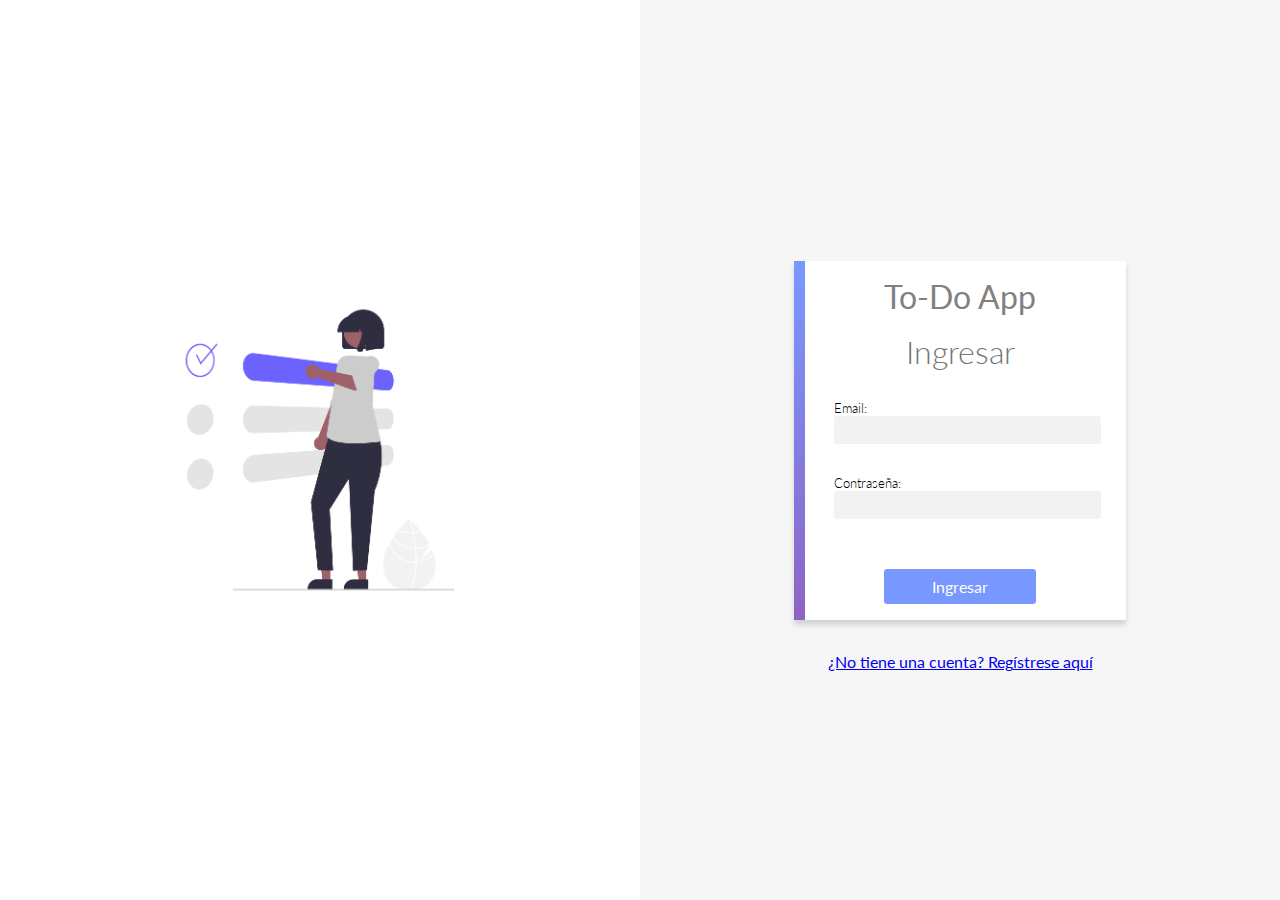
<file: index.html>
<!DOCTYPE html>
<html lang="es">

<head>
  <meta charset="UTF-8">
  <meta http-equiv="X-UA-Compatible" content="IE=edge">
  <meta name="viewport" content="width=device-width, initial-scale=1.0">
  <title>ToDo</title>

  <!-- ---------------- estilos compartidos de login y signup ---------------- -->
  <link rel="stylesheet" href="styles/ingreso.css">

  <!-- ---------------------- logica aplicada en login ----------------------- -->
  
  <script src="./scripts/login.js" defer></script>

</head>

<body>
  <div class="left">
    <img src="./assets/persona-login.png" alt="">
  </div>

  <div class="right">
    <form>
      <div class="form-header">
        <p>To-Do App</p>
      </div>
      <h1>Ingresar</h1>


      <label>
        Email:
        <input id="inputEmail" type="text">
      </label>
      <span class="textErrorEmail invisible">Usuario o contraseña incorrecto</span>
      <label>
        Contraseña:
        <input id="inputPassword" type="password">
      </label>
      <span class="textErrorPass invisible">Usuario o contraseña incorrecto</span>
      <div class="buttonSpinner">
        <button type="submit">Ingresar</button>
      </div>

    </form>
    <div class="ingresarA">
      <a href="signup.html">¿No tiene una cuenta? Regístrese aquí</a>
    </div>
  </div>

</body>

</html>
</file>
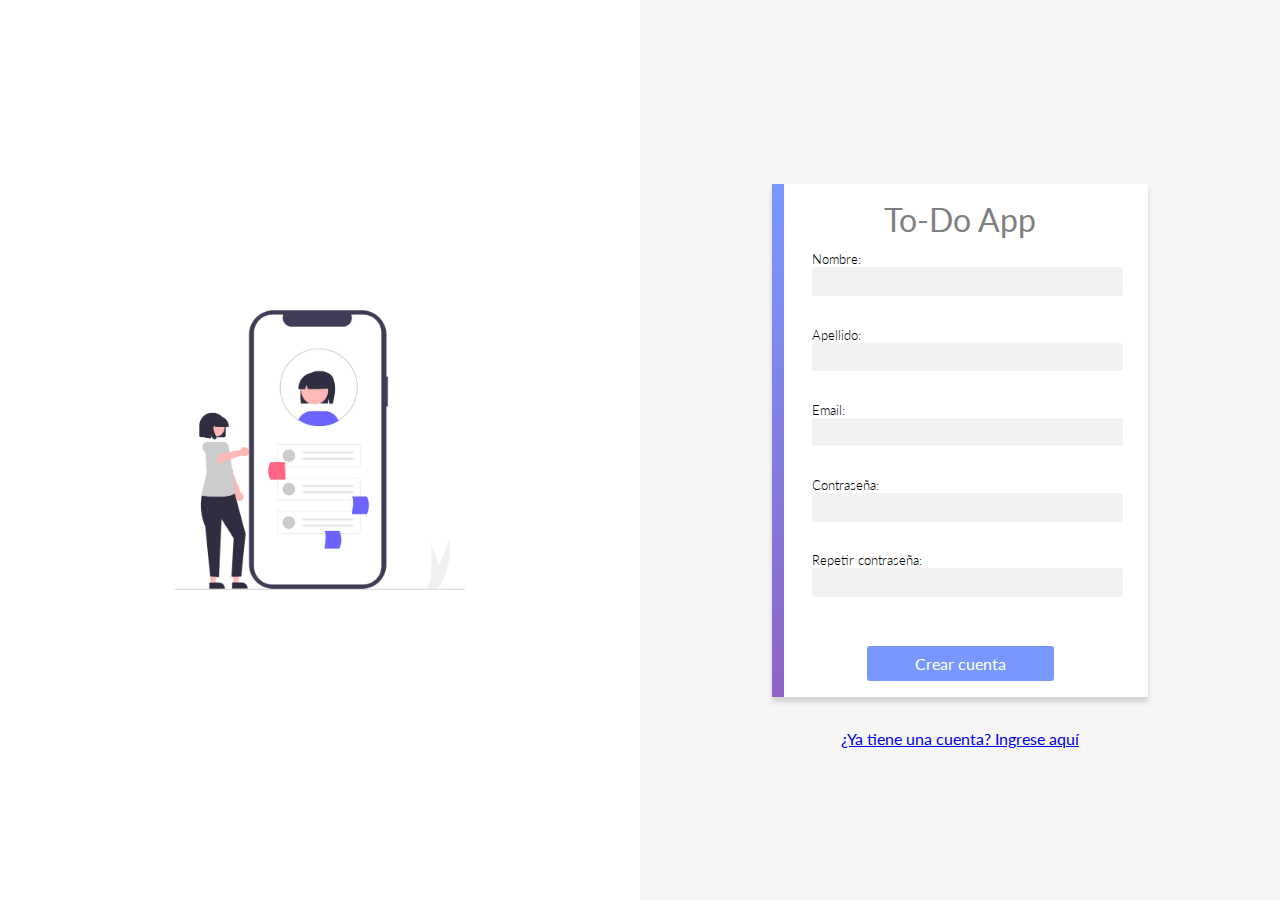
<file: signup.html>
<!DOCTYPE html>
<html lang="es">

<head>
  <meta charset="UTF-8">
  <meta http-equiv="X-UA-Compatible" content="IE=edge">
  <meta name="viewport" content="width=device-width, initial-scale=1.0">
  <title>ToDo</title>

  <!-- ---------------- estilos compartidos de login y signup ---------------- -->
  <link rel="stylesheet" href="styles/ingreso.css">

  <!-- ---------------------- logica aplicada en register -------------------- -->
  <!-- <script src="/scripts/utils.js"></script> -->
  <script src="./scripts/signup.js" defer></script>

</head>

<body>

  <div class="left">
    <img src="./assets/persona-signup.png" alt="">
  </div>
  <div class="right">
    <form>
      <div class="form-header">
        <p>To-Do App</p>
      </div>

      <label>
        Nombre:
        <input id='inputNombre' type="text">
      </label>
      <span class="invisible textoError">Un texto de error</span>
      <label>
        Apellido:
        <input id="inputApellido" type="text">
      </label>
      <span class="invisible textoError">Un texto de error</span>
      <label>
        Email:
        <input id="inputEmail" type="text">
      </label>
      <span class="invisible textoError">Un texto de error</span>
      <label>
        Contraseña:
        <input id="inputContrasenia" type="password">
      </label>
      <span class="invisible textoError">Un texto de error</span>
      <label>
        Repetir contraseña:
        <input id='inputRepetirContrasenia' type="password">
      </label>
      <span class="invisible textoError">Un texto de error</span>

      <div class="buttonSpinner">
        <button type="submit">Crear cuenta</button>
      </div>

    </form>
    <div class="ingresarA">
      <a href="index.html">¿Ya tiene una cuenta? Ingrese aquí</a>
    </div>
  </div>

</body>

</html>
</file>
<file: styles/ingreso.css>
@import url('./common.css');

body{
  display: flex;
}

h1 {
  color: rgb(116, 116, 116);
  font-weight: 300;
  margin: .5em 0;
}

span{
  color: red;
}

form {
  position: relative;
  max-width: 26em;
  background-color: white;
  display: flex;
  align-items: center;
  flex-direction: column;
  margin: 2em auto;
  box-shadow: 0 5px 5px lightgrey;
  padding: 1em 2.5em;
  box-sizing: border-box;
}

form:after {
  position: absolute;
  content: '';
  width: .7em;
  height: 100%;
  top: 0;
  left: 0;
  background: linear-gradient(var(--primary), var(--secondary));
}


input {
  width: 100%;
  padding: .4em .5em;
  background-color: var(--app-grey);
  border: 1px solid var(--app-grey);
  border-radius: .2em;
}

input:focus {
  outline: none;
  border: 1px solid lightgrey;
}

label {
  width: 100%;
  font-weight: 300;
  margin-bottom: -.1em;
  margin-top: 1em;
  font-size: .8em;
}

button {
  padding: .5em 3em;
  background-color: var(--primary);
  color: white;
  margin-top: 2em;
  font-weight: 400;
  font-size: 1em;
}

.form-header {
  color: grey;
  font-size: 2em;
}
.ingresarA{
  text-align: center;
}
.left{
  width: 50%;  
  background-color: white;
  text-align: center;
  display: flex;
  align-items: center;
  justify-content: center;
}
.left img{
  width:60%;
}
.right{
  width: 50%;
  display: flex;
  flex-direction: column;
  align-items: center;
  justify-content: center;
}


.textError{
  color: red;
  padding-top: 5px;
}

.error{
  border:1px solid red;
}

.invisible{
  visibility: hidden;
}




/*------------------------ Animacion del spinner --------------------------*/

.spinner {
  /* margin: 100px auto; */
  /* width: 50px; */
  height: 40px;
  text-align: center;
  font-size: 10px;
}

.spinner > div {
  background: linear-gradient(to right, var(--primary), var(--secondary));;
  height: 100%;
  width: 6px;
  display: inline-block;
  
  -webkit-animation: sk-stretchdelay 1.2s infinite ease-in-out;
  animation: sk-stretchdelay 1.2s infinite ease-in-out;
}

.spinner .rect2 {
  -webkit-animation-delay: -1.1s;
  animation-delay: -1.1s;
}

.spinner .rect3 {
  -webkit-animation-delay: -1.0s;
  animation-delay: -1.0s;
}

.spinner .rect4 {
  -webkit-animation-delay: -0.9s;
  animation-delay: -0.9s;
}

.spinner .rect5 {
  -webkit-animation-delay: -0.8s;
  animation-delay: -0.8s;
}

@-webkit-keyframes sk-stretchdelay {
  0%, 40%, 100% { -webkit-transform: scaleY(0.4) }  
  20% { -webkit-transform: scaleY(1.0) }
}

@keyframes sk-stretchdelay {
  0%, 40%, 100% { 
    transform: scaleY(0.4);
    -webkit-transform: scaleY(0.4);
  }  20% { 
    transform: scaleY(1.0);
    -webkit-transform: scaleY(1.0);
  }
}
</file>
